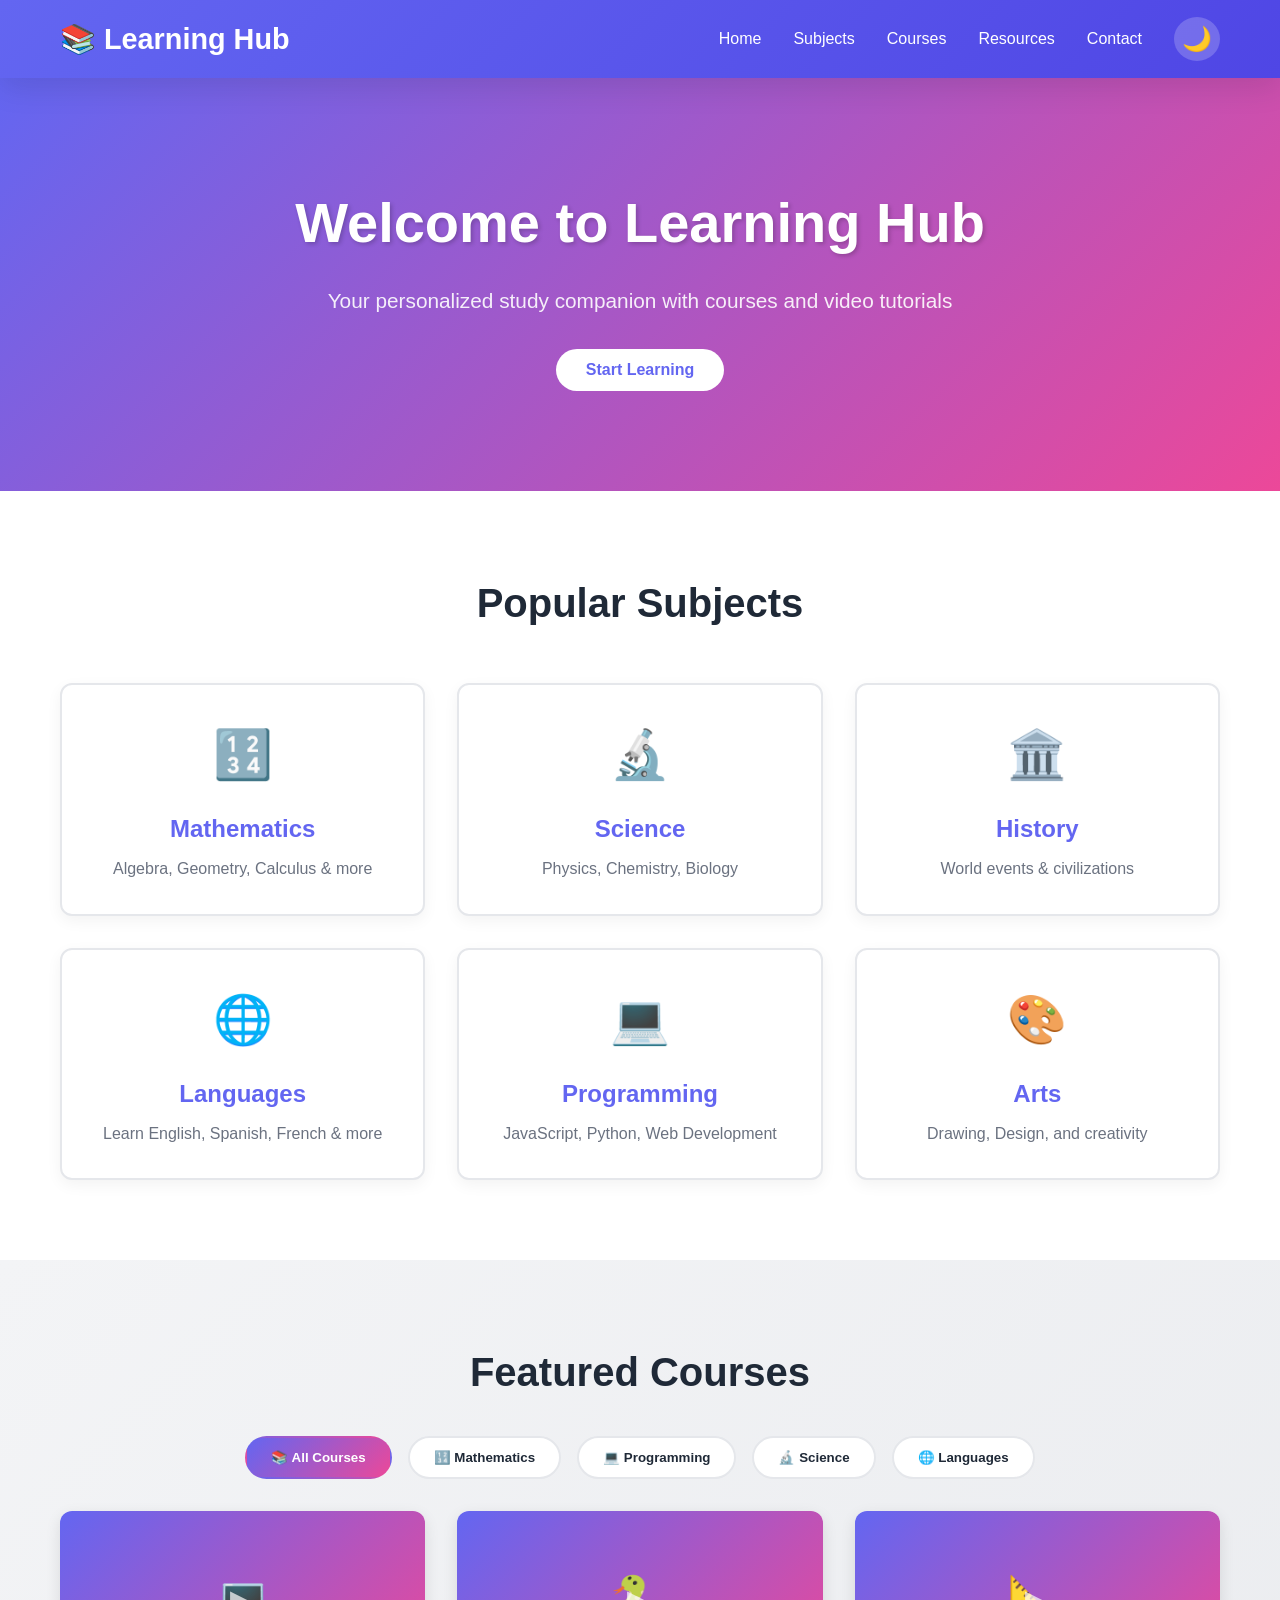
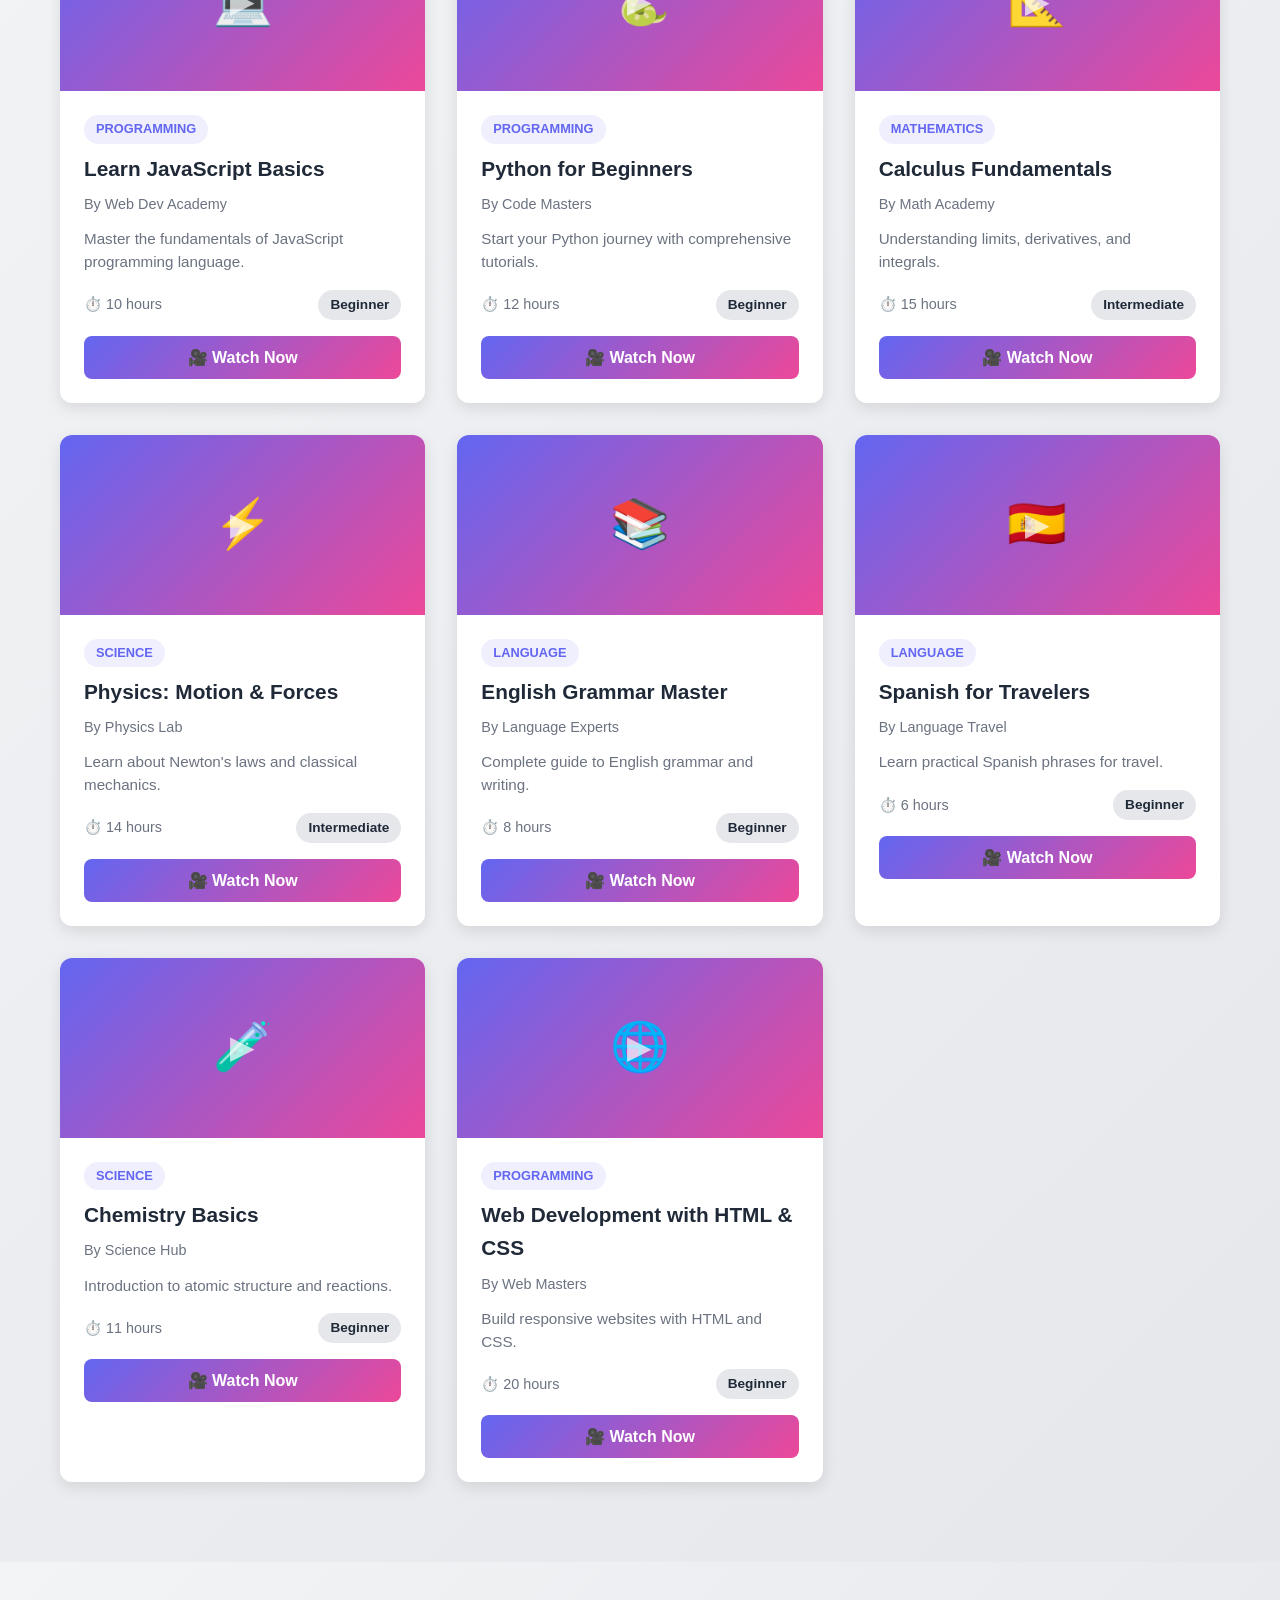
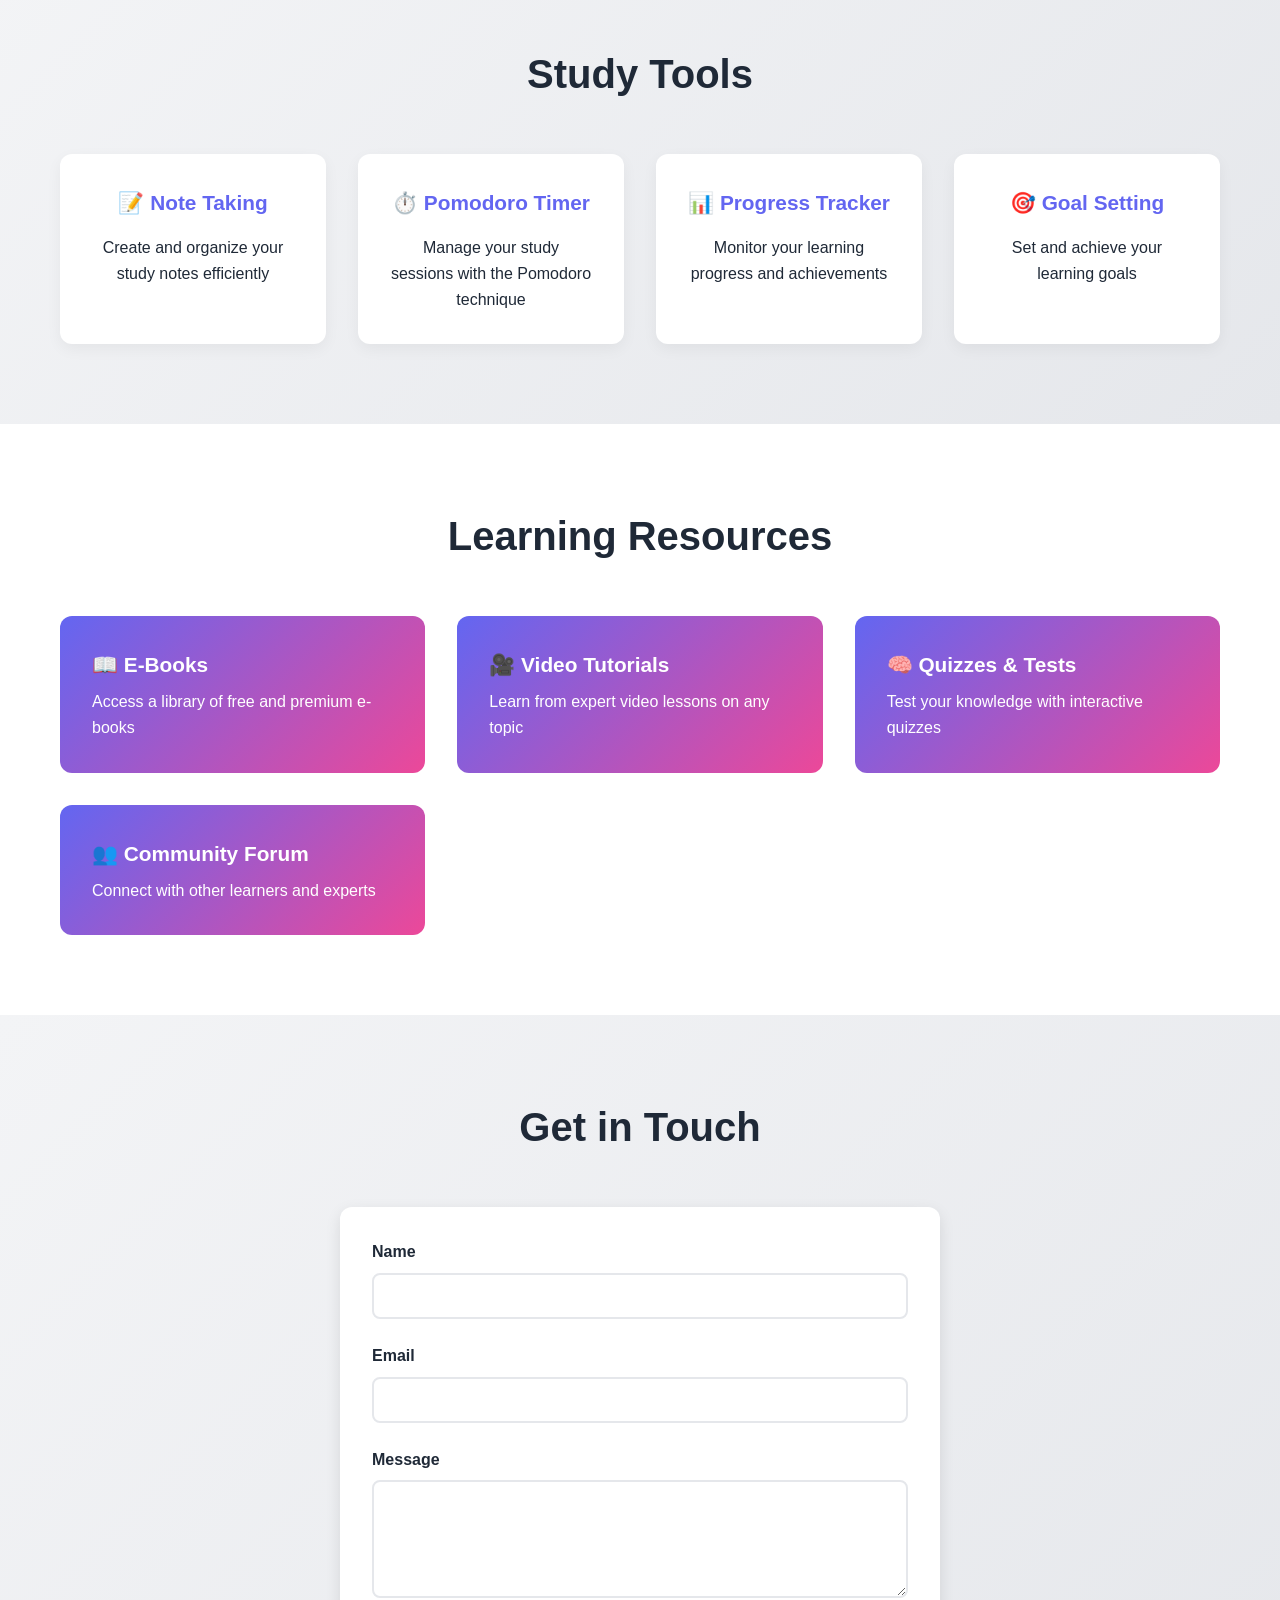
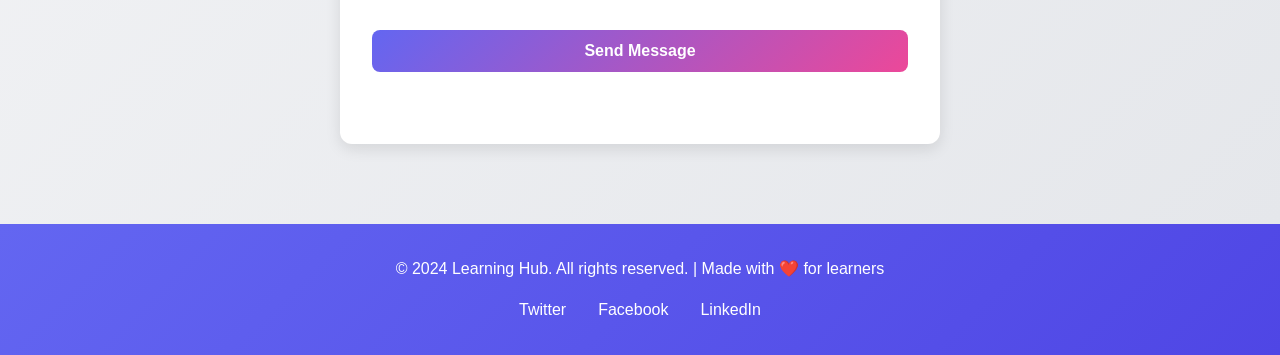
<file: index.html>
<!DOCTYPE html>
<html lang="en">
<head>
    <meta charset="UTF-8">
    <meta name="viewport" content="width=device-width, initial-scale=1.0">
    <title>Learning Hub - Study Website with Courses</title>
    <link rel="stylesheet" href="styles.css">
</head>
<body>
    <!-- Navigation -->
    <nav class="navbar">
        <div class="container">
            <div class="nav-brand">
                <h1>📚 Learning Hub</h1>
            </div>
            <ul class="nav-menu">
                <li><a href="#home">Home</a></li>
                <li><a href="#subjects">Subjects</a></li>
                <li><a href="#courses">Courses</a></li>
                <li><a href="#resources">Resources</a></li>
                <li><a href="#contact">Contact</a></li>
                <li><button id="theme-toggle" class="theme-btn">🌙</button></li>
            </ul>
            <div class="hamburger">
                <span></span>
                <span></span>
                <span></span>
            </div>
        </div>
    </nav>

    <!-- Hero Section -->
    <header id="home" class="hero">
        <div class="container">
            <div class="hero-content">
                <h2>Welcome to Learning Hub</h2>
                <p>Your personalized study companion with courses and video tutorials</p>
                <button class="cta-btn">Start Learning</button>
            </div>
        </div>
    </header>

    <!-- Subjects Section -->
    <section id="subjects" class="subjects">
        <div class="container">
            <h2>Popular Subjects</h2>
            <div class="subjects-grid">
                <div class="subject-card" data-subject="mathematics">
                    <div class="card-icon">🔢</div>
                    <h3>Mathematics</h3>
                    <p>Algebra, Geometry, Calculus & more</p>
                </div>
                <div class="subject-card" data-subject="science">
                    <div class="card-icon">🔬</div>
                    <h3>Science</h3>
                    <p>Physics, Chemistry, Biology</p>
                </div>
                <div class="subject-card" data-subject="history">
                    <div class="card-icon">🏛️</div>
                    <h3>History</h3>
                    <p>World events & civilizations</p>
                </div>
                <div class="subject-card" data-subject="language">
                    <div class="card-icon">🌐</div>
                    <h3>Languages</h3>
                    <p>Learn English, Spanish, French & more</p>
                </div>
                <div class="subject-card" data-subject="programming">
                    <div class="card-icon">💻</div>
                    <h3>Programming</h3>
                    <p>JavaScript, Python, Web Development</p>
                </div>
                <div class="subject-card" data-subject="art">
                    <div class="card-icon">🎨</div>
                    <h3>Arts</h3>
                    <p>Drawing, Design, and creativity</p>
                </div>
            </div>
        </div>
    </section>

    <!-- Study Courses Section -->
    <section id="courses" class="courses">
        <div class="container">
            <h2>Featured Courses</h2>
            <div class="course-filter">
                <button class="filter-btn active" data-category="all">📚 All Courses</button>
                <button class="filter-btn" data-category="mathematics">🔢 Mathematics</button>
                <button class="filter-btn" data-category="programming">💻 Programming</button>
                <button class="filter-btn" data-category="science">🔬 Science</button>
                <button class="filter-btn" data-category="language">🌐 Languages</button>
            </div>
            <div class="courses-grid" id="courses-grid">
                <!-- Courses will be loaded here by JavaScript -->
            </div>
        </div>
    </section>

    <!-- Video Modal -->
    <div id="video-modal" class="video-modal hidden">
        <div class="modal-content">
            <button class="modal-close">&times;</button>
            <div class="modal-header">
                <h3 id="video-title"></h3>
            </div>
            <div class="video-container">
                <iframe id="video-frame" width="100%" height="500" frameborder="0" allowfullscreen></iframe>
            </div>
            <div class="video-info">
                <p id="video-description"></p>
            </div>
        </div>
    </div>

    <!-- Study Tools Section -->
    <section class="study-tools">
        <div class="container">
            <h2>Study Tools</h2>
            <div class="tools-grid">
                <div class="tool-card">
                    <h3>📝 Note Taking</h3>
                    <p>Create and organize your study notes efficiently</p>
                </div>
                <div class="tool-card">
                    <h3>⏱️ Pomodoro Timer</h3>
                    <p>Manage your study sessions with the Pomodoro technique</p>
                </div>
                <div class="tool-card">
                    <h3>📊 Progress Tracker</h3>
                    <p>Monitor your learning progress and achievements</p>
                </div>
                <div class="tool-card">
                    <h3>🎯 Goal Setting</h3>
                    <p>Set and achieve your learning goals</p>
                </div>
            </div>
        </div>
    </section>

    <!-- Resources Section -->
    <section id="resources" class="resources">
        <div class="container">
            <h2>Learning Resources</h2>
            <div class="resources-list">
                <div class="resource-item">
                    <h3>📖 E-Books</h3>
                    <p>Access a library of free and premium e-books</p>
                </div>
                <div class="resource-item">
                    <h3>🎥 Video Tutorials</h3>
                    <p>Learn from expert video lessons on any topic</p>
                </div>
                <div class="resource-item">
                    <h3>🧠 Quizzes & Tests</h3>
                    <p>Test your knowledge with interactive quizzes</p>
                </div>
                <div class="resource-item">
                    <h3>👥 Community Forum</h3>
                    <p>Connect with other learners and experts</p>
                </div>
            </div>
        </div>
    </section>

    <!-- Contact Section -->
    <section id="contact" class="contact">
        <div class="container">
            <h2>Get in Touch</h2>
            <form id="contact-form" class="contact-form">
                <div class="form-group">
                    <label for="name">Name</label>
                    <input type="text" id="name" name="name" required>
                </div>
                <div class="form-group">
                    <label for="email">Email</label>
                    <input type="email" id="email" name="email" required>
                </div>
                <div class="form-group">
                    <label for="message">Message</label>
                    <textarea id="message" name="message" rows="5" required></textarea>
                </div>
                <button type="submit" class="submit-btn">Send Message</button>
                <div id="form-message" class="form-message"></div>
            </form>
        </div>
    </section>

    <!-- Footer -->
    <footer class="footer">
        <div class="container">
            <p>&copy; 2024 Learning Hub. All rights reserved. | Made with ❤️ for learners</p>
            <div class="social-links">
                <a href="#" class="social-icon">Twitter</a>
                <a href="#" class="social-icon">Facebook</a>
                <a href="#" class="social-icon">LinkedIn</a>
            </div>
        </div>
    </footer>

    <script src="script.js"></script>
</body>
</html>
</file>
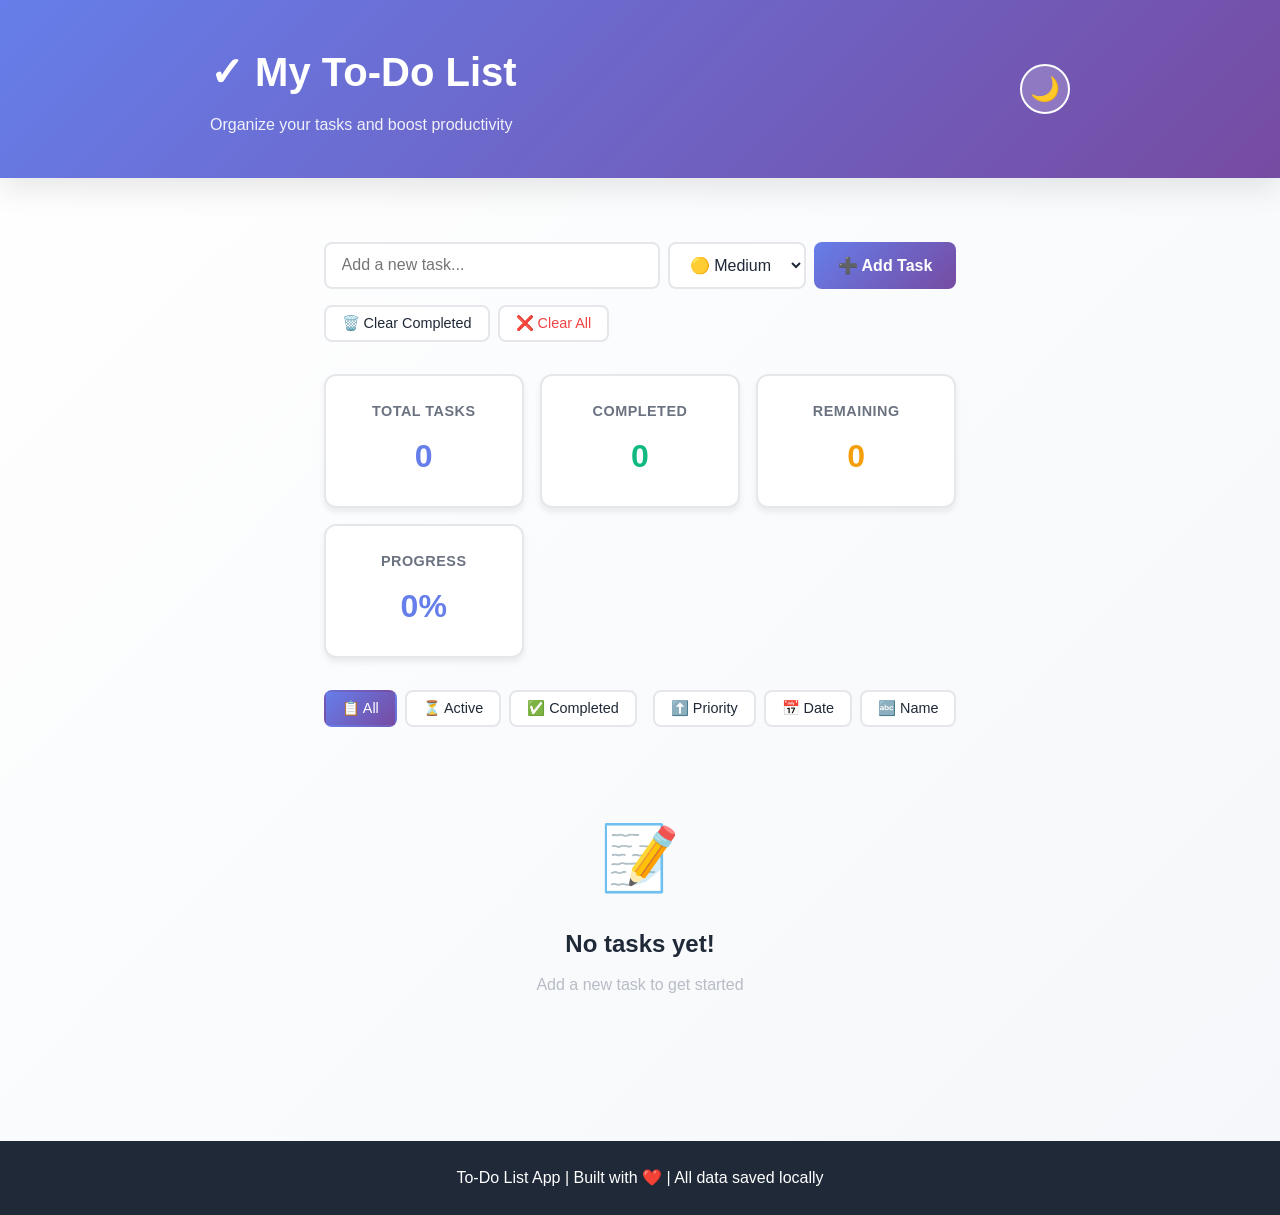
<file: todo-app/index.html>
<!DOCTYPE html>
<html lang="en">
<head>
    <meta charset="UTF-8">
    <meta name="viewport" content="width=device-width, initial-scale=1.0">
    <title>To-Do List App</title>
    <link rel="stylesheet" href="styles.css">
</head>
<body>
    <!-- Header -->
    <header class="header">
        <div class="container">
            <div class="header-content">
                <h1>✓ My To-Do List</h1>
                <p>Organize your tasks and boost productivity</p>
            </div>
            <div class="header-controls">
                <button id="theme-btn" class="theme-btn" title="Toggle theme">🌙</button>
            </div>
        </div>
    </header>

    <!-- Main Container -->
    <main class="container main-content">
        <!-- Input Section -->
        <section class="input-section">
            <div class="input-box">
                <input 
                    type="text" 
                    id="task-input" 
                    class="task-input" 
                    placeholder="Add a new task..."
                    autocomplete="off"
                >
                <select id="priority-select" class="priority-select">
                    <option value="low">🟢 Low</option>
                    <option value="medium" selected>🟡 Medium</option>
                    <option value="high">🔴 High</option>
                </select>
                <button id="add-btn" class="add-btn">➕ Add Task</button>
            </div>
            <div class="quick-actions">
                <button id="clear-completed-btn" class="action-btn clear-btn" title="Clear completed tasks">🗑️ Clear Completed</button>
                <button id="clear-all-btn" class="action-btn delete-btn" title="Delete all tasks">❌ Clear All</button>
            </div>
        </section>

        <!-- Stats Section -->
        <section class="stats-section">
            <div class="stat-card">
                <span class="stat-label">Total Tasks</span>
                <span class="stat-value" id="total-tasks">0</span>
            </div>
            <div class="stat-card">
                <span class="stat-label">Completed</span>
                <span class="stat-value completed" id="completed-tasks">0</span>
            </div>
            <div class="stat-card">
                <span class="stat-label">Remaining</span>
                <span class="stat-value remaining" id="remaining-tasks">0</span>
            </div>
            <div class="stat-card">
                <span class="stat-label">Progress</span>
                <span class="stat-value" id="progress-percent">0%</span>
            </div>
        </section>

        <!-- Filter & Sort Section -->
        <section class="filter-section">
            <div class="filter-buttons">
                <button class="filter-btn active" data-filter="all">📋 All</button>
                <button class="filter-btn" data-filter="active">⏳ Active</button>
                <button class="filter-btn" data-filter="completed">✅ Completed</button>
            </div>
            <div class="sort-buttons">
                <button id="sort-priority-btn" class="sort-btn" title="Sort by priority">⬆️ Priority</button>
                <button id="sort-date-btn" class="sort-btn" title="Sort by date">📅 Date</button>
                <button id="sort-name-btn" class="sort-btn" title="Sort by name">🔤 Name</button>
            </div>
        </section>

        <!-- Tasks List Section -->
        <section class="tasks-section">
            <div id="tasks-list" class="tasks-list"></div>
            <div id="empty-state" class="empty-state hidden">
                <p class="empty-icon">📝</p>
                <p class="empty-text">No tasks yet!</p>
                <p class="empty-subtext">Add a new task to get started</p>
            </div>
        </section>
    </main>

    <!-- Footer -->
    <footer class="footer">
        <p>To-Do List App | Built with ❤️ | All data saved locally</p>
    </footer>

    <!-- Notification -->
    <div id="notification" class="notification hidden"></div>

    <script src="script.js"></script>
</body>
</html>
</file>
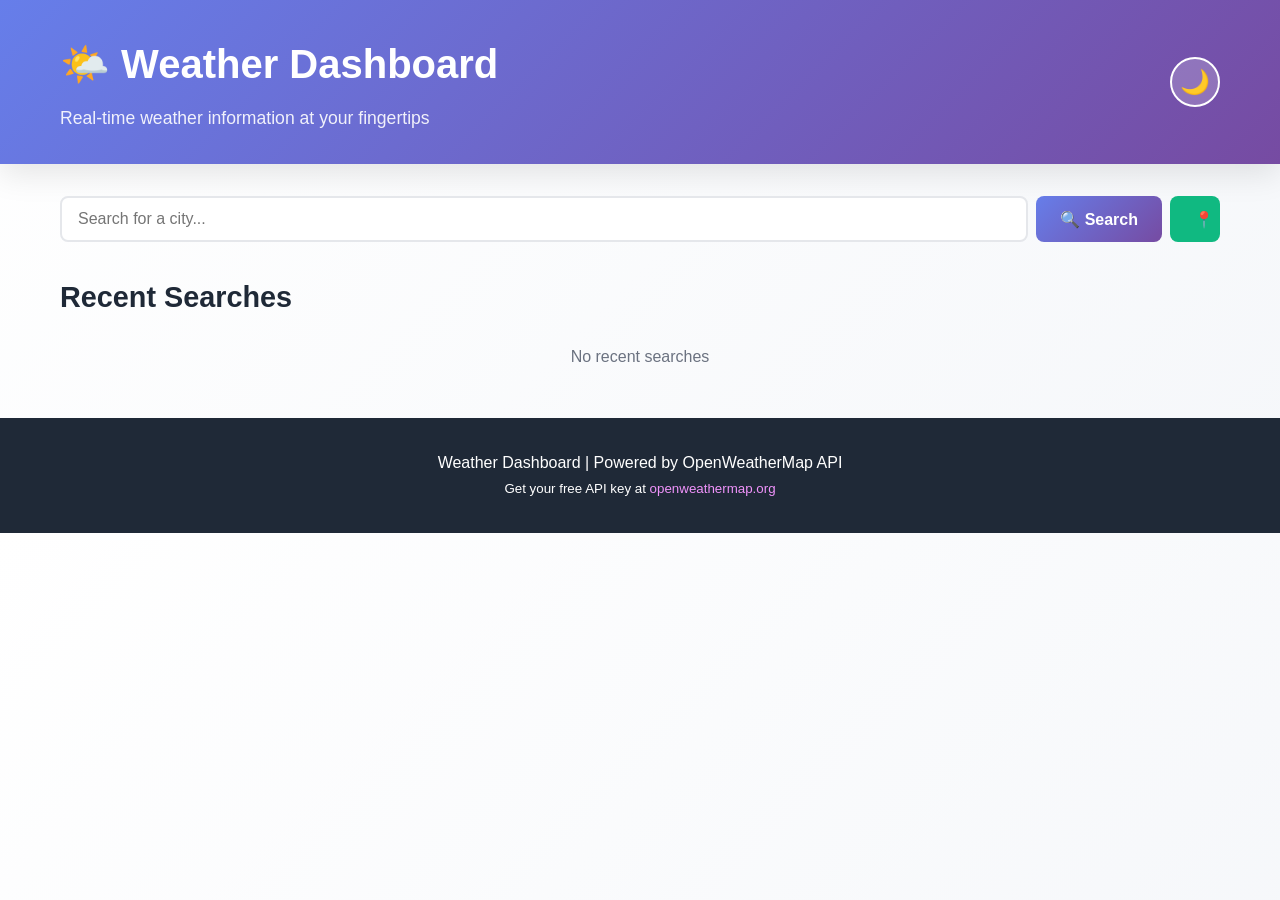
<file: weather-dashboard/index.html>
<!DOCTYPE html>
<html lang="en">
<head>
    <meta charset="UTF-8">
    <meta name="viewport" content="width=device-width, initial-scale=1.0">
    <title>Weather Dashboard</title>
    <link rel="stylesheet" href="styles.css">
</head>
<body>
    <!-- Header -->
    <header class="header">
        <div class="container">
            <div class="header-content">
                <h1>🌤️ Weather Dashboard</h1>
                <p>Real-time weather information at your fingertips</p>
            </div>
            <div class="theme-toggle">
                <button id="theme-btn" class="theme-btn">🌙</button>
            </div>
        </div>
    </header>

    <!-- Main Container -->
    <main class="container">
        <!-- Search Section -->
        <section class="search-section">
            <div class="search-box">
                <input 
                    type="text" 
                    id="city-input" 
                    class="search-input" 
                    placeholder="Search for a city..."
                    autocomplete="off"
                >
                <button id="search-btn" class="search-btn">🔍 Search</button>
                <button id="location-btn" class="location-btn" title="Use current location">📍</button>
            </div>
            <div id="suggestions" class="suggestions"></div>
        </section>

        <!-- Loading Indicator -->
        <div id="loading" class="loading hidden">
            <div class="spinner"></div>
            <p>Loading weather data...</p>
        </div>

        <!-- Error Message -->
        <div id="error" class="error hidden"></div>

        <!-- Current Weather Section -->
        <section id="current-weather" class="current-weather hidden">
            <div class="current-card">
                <div class="current-left">
                    <div class="city-info">
                        <h2 id="city-name"></h2>
                        <p id="weather-description"></p>
                        <p id="updated-time" class="updated-time"></p>
                    </div>
                    <div class="temperature-display">
                        <div id="temp" class="temp"></div>
                        <div class="weather-icon" id="weather-icon"></div>
                    </div>
                </div>
                <div class="current-right">
                    <div class="weather-detail">
                        <span class="label">💧 Humidity</span>
                        <span id="humidity" class="value"></span>
                    </div>
                    <div class="weather-detail">
                        <span class="label">💨 Wind Speed</span>
                        <span id="wind-speed" class="value"></span>
                    </div>
                    <div class="weather-detail">
                        <span class="label">🌡️ Feels Like</span>
                        <span id="feels-like" class="value"></span>
                    </div>
                    <div class="weather-detail">
                        <span class="label">🎯 Pressure</span>
                        <span id="pressure" class="value"></span>
                    </div>
                    <div class="weather-detail">
                        <span class="label">👁️ Visibility</span>
                        <span id="visibility" class="value"></span>
                    </div>
                    <div class="weather-detail">
                        <span class="label">☀️ UV Index</span>
                        <span id="uv-index" class="value"></span>
                    </div>
                </div>
            </div>
        </section>

        <!-- Forecast Section -->
        <section id="forecast-section" class="forecast-section hidden">
            <h3>5-Day Forecast</h3>
            <div id="forecast" class="forecast-grid"></div>
        </section>

        <!-- Additional Details -->
        <section id="additional-details" class="additional-details hidden">
            <h3>Additional Information</h3>
            <div class="details-grid">
                <div class="detail-card">
                    <h4>🌅 Sunrise & Sunset</h4>
                    <p id="sunrise-time"></p>
                    <p id="sunset-time"></p>
                </div>
                <div class="detail-card">
                    <h4>💧 Precipitation</h4>
                    <p id="rain-chance"></p>
                    <p id="rain-volume"></p>
                </div>
                <div class="detail-card">
                    <h4>🌍 Location Coordinates</h4>
                    <p id="coordinates"></p>
                    <p id="country"></p>
                </div>
                <div class="detail-card">
                    <h4>⏰ Timezone</h4>
                    <p id="timezone"></p>
                </div>
            </div>
        </section>

        <!-- Recent Searches -->
        <section class="recent-searches">
            <h3>Recent Searches</h3>
            <div id="recent-list" class="recent-list"></div>
        </section>
    </main>

    <!-- Footer -->
    <footer class="footer">
        <p>Weather Dashboard | Powered by OpenWeatherMap API</p>
        <p><small>Get your free API key at <a href="https://openweathermap.org/api" target="_blank">openweathermap.org</a></small></p>
    </footer>

    <script src="script.js"></script>
</body>
</html>
</file>
<file: styles.css>
/* ==================== CSS Variables & Global Styles ==================== */
:root {
    --primary-color: #6366f1;
    --primary-dark: #4f46e5;
    --secondary-color: #ec4899;
    --text-light: #f3f4f6;
    --text-dark: #1f2937;
    --bg-light: #ffffff;
    --bg-dark: #111827;
    --border-color: #e5e7eb;
    --shadow: 0 10px 30px rgba(0, 0, 0, 0.1);
}

body.dark-mode {
    --text-light: #1f2937;
    --text-dark: #f3f4f6;
    --bg-light: #1f2937;
    --bg-dark: #111827;
    --border-color: #374151;
}

* {
    margin: 0;
    padding: 0;
    box-sizing: border-box;
}

html {
    scroll-behavior: smooth;
}

body {
    font-family: 'Segoe UI', Tahoma, Geneva, Verdana, sans-serif;
    background-color: var(--bg-light);
    color: var(--text-dark);
    line-height: 1.6;
    transition: background-color 0.3s, color 0.3s;
}

/* ==================== Container ==================== */
.container {
    max-width: 1200px;
    margin: 0 auto;
    padding: 0 20px;
}

/* ==================== Navigation ==================== */
.navbar {
    background: linear-gradient(135deg, var(--primary-color), var(--primary-dark));
    color: white;
    padding: 1rem 0;
    position: sticky;
    top: 0;
    z-index: 1000;
    box-shadow: var(--shadow);
}

.navbar .container {
    display: flex;
    justify-content: space-between;
    align-items: center;
}

.nav-brand h1 {
    font-size: 1.8rem;
    font-weight: 700;
}

.nav-menu {
    display: flex;
    list-style: none;
    gap: 2rem;
    align-items: center;
}

.nav-menu a {
    color: white;
    text-decoration: none;
    font-weight: 500;
    transition: opacity 0.3s;
}

.nav-menu a:hover {
    opacity: 0.8;
}

.theme-btn {
    background: rgba(255, 255, 255, 0.2);
    border: none;
    color: white;
    font-size: 1.5rem;
    cursor: pointer;
    padding: 0.5rem;
    border-radius: 50%;
    transition: background 0.3s;
}

.theme-btn:hover {
    background: rgba(255, 255, 255, 0.3);
}

.hamburger {
    display: none;
    flex-direction: column;
    cursor: pointer;
}

.hamburger span {
    width: 25px;
    height: 3px;
    background: white;
    margin: 5px 0;
    transition: 0.3s;
}

/* ==================== Hero Section ==================== */
.hero {
    background: linear-gradient(135deg, var(--primary-color), var(--secondary-color));
    color: white;
    padding: 100px 0;
    text-align: center;
}

.hero-content h2 {
    font-size: 3.5rem;
    margin-bottom: 1rem;
    text-shadow: 2px 2px 4px rgba(0, 0, 0, 0.2);
}

.hero-content p {
    font-size: 1.3rem;
    margin-bottom: 2rem;
    opacity: 0.9;
}

.cta-btn {
    background: white;
    color: var(--primary-color);
    border: none;
    padding: 12px 30px;
    font-size: 1rem;
    font-weight: 600;
    border-radius: 50px;
    cursor: pointer;
    transition: transform 0.3s, box-shadow 0.3s;
}

.cta-btn:hover {
    transform: translateY(-3px);
    box-shadow: 0 10px 25px rgba(0, 0, 0, 0.2);
}

/* ==================== Subjects Section ==================== */
.subjects {
    padding: 80px 0;
    background: var(--bg-light);
}

.subjects h2 {
    text-align: center;
    font-size: 2.5rem;
    margin-bottom: 3rem;
    color: var(--text-dark);
}

.subjects-grid {
    display: grid;
    grid-template-columns: repeat(auto-fit, minmax(300px, 1fr));
    gap: 2rem;
}

.subject-card {
    background: white;
    border: 2px solid var(--border-color);
    border-radius: 12px;
    padding: 2rem;
    text-align: center;
    transition: all 0.3s;
    cursor: pointer;
    box-shadow: 0 5px 15px rgba(0, 0, 0, 0.05);
}

body.dark-mode .subject-card {
    background: #1f2937;
}

.subject-card:hover {
    transform: translateY(-10px);
    box-shadow: var(--shadow);
    border-color: var(--primary-color);
}

.card-icon {
    font-size: 3rem;
    margin-bottom: 1rem;
}

.subject-card h3 {
    font-size: 1.5rem;
    margin-bottom: 0.5rem;
    color: var(--primary-color);
}

.subject-card p {
    color: #6b7280;
}

/* ==================== Courses Section ==================== */
.courses {
    padding: 80px 0;
    background: linear-gradient(135deg, #f3f4f6, #e5e7eb);
}

body.dark-mode .courses {
    background: linear-gradient(135deg, #1f2937, #111827);
}

.courses h2 {
    text-align: center;
    font-size: 2.5rem;
    margin-bottom: 2rem;
    color: var(--text-dark);
}

.course-filter {
    display: flex;
    justify-content: center;
    gap: 1rem;
    margin-bottom: 2rem;
    flex-wrap: wrap;
}

.filter-btn {
    padding: 0.75rem 1.5rem;
    border: 2px solid var(--border-color);
    background: var(--bg-light);
    color: var(--text-dark);
    border-radius: 50px;
    cursor: pointer;
    font-weight: 600;
    transition: all 0.3s;
}

body.dark-mode .filter-btn {
    background: #1f2937;
}

.filter-btn:hover {
    border-color: var(--primary-color);
    background: rgba(99, 102, 241, 0.1);
}

.filter-btn.active {
    background: linear-gradient(135deg, var(--primary-color), var(--secondary-color));
    color: white;
    border-color: transparent;
}

.courses-grid {
    display: grid;
    grid-template-columns: repeat(auto-fill, minmax(280px, 1fr));
    gap: 2rem;
}

.course-card {
    background: white;
    border-radius: 12px;
    overflow: hidden;
    box-shadow: 0 5px 15px rgba(0, 0, 0, 0.1);
    transition: all 0.3s;
    cursor: pointer;
}

body.dark-mode .course-card {
    background: #1f2937;
}

.course-card:hover {
    transform: translateY(-10px);
    box-shadow: var(--shadow);
}

.course-thumbnail {
    width: 100%;
    height: 180px;
    background: linear-gradient(135deg, var(--primary-color), var(--secondary-color));
    display: flex;
    align-items: center;
    justify-content: center;
    font-size: 3rem;
    position: relative;
    overflow: hidden;
}

.course-thumbnail::after {
    content: '▶';
    position: absolute;
    font-size: 2rem;
    color: white;
    opacity: 0.7;
}

.course-content {
    padding: 1.5rem;
}

.course-category {
    display: inline-block;
    background: rgba(99, 102, 241, 0.1);
    color: var(--primary-color);
    padding: 0.25rem 0.75rem;
    border-radius: 20px;
    font-size: 0.8rem;
    font-weight: 600;
    margin-bottom: 0.5rem;
}

.course-title {
    font-size: 1.3rem;
    margin-bottom: 0.5rem;
    color: var(--text-dark);
}

.course-instructor {
    font-size: 0.9rem;
    color: #6b7280;
    margin-bottom: 0.75rem;
}

.course-description {
    font-size: 0.95rem;
    color: #6b7280;
    margin-bottom: 1rem;
    line-height: 1.5;
}

.course-meta {
    display: flex;
    gap: 1rem;
    justify-content: space-between;
    align-items: center;
    margin-bottom: 1rem;
}

.course-duration {
    font-size: 0.9rem;
    color: #6b7280;
}

.course-level {
    display: inline-block;
    background: var(--border-color);
    padding: 0.25rem 0.75rem;
    border-radius: 20px;
    font-size: 0.85rem;
    font-weight: 600;
}

.course-button {
    width: 100%;
    padding: 0.75rem;
    background: linear-gradient(135deg, var(--primary-color), var(--secondary-color));
    color: white;
    border: none;
    border-radius: 8px;
    font-size: 1rem;
    font-weight: 600;
    cursor: pointer;
    transition: all 0.3s;
}

.course-button:hover {
    transform: translateY(-2px);
    box-shadow: var(--shadow);
}

/* ==================== Video Modal ==================== */
.video-modal {
    position: fixed;
    top: 0;
    left: 0;
    right: 0;
    bottom: 0;
    background: rgba(0, 0, 0, 0.8);
    display: flex;
    align-items: center;
    justify-content: center;
    z-index: 2000;
    backdrop-filter: blur(5px);
}

.video-modal.hidden {
    display: none;
}

.modal-content {
    background: var(--bg-light);
    border-radius: 12px;
    width: 90%;
    max-width: 900px;
    max-height: 90vh;
    overflow-y: auto;
    position: relative;
}

body.dark-mode .modal-content {
    background: #1f2937;
}

.modal-close {
    position: absolute;
    top: 1rem;
    right: 1rem;
    background: rgba(239, 68, 68, 0.2);
    border: none;
    color: #ef4444;
    font-size: 2rem;
    cursor: pointer;
    width: 40px;
    height: 40px;
    border-radius: 50%;
    transition: all 0.3s;
    z-index: 10;
}

.modal-close:hover {
    background: rgba(239, 68, 68, 0.3);
}

.modal-header {
    padding: 2rem;
    border-bottom: 2px solid var(--border-color);
}

.modal-header h3 {
    font-size: 1.8rem;
    color: var(--text-dark);
}

.video-container {
    padding: 2rem;
    background: #000;
    border-radius: 8px;
    margin: 2rem;
}

.video-info {
    padding: 2rem;
    color: var(--text-dark);
}

/* ==================== Study Tools Section ==================== */
.study-tools {
    padding: 80px 0;
    background: linear-gradient(135deg, #f3f4f6, #e5e7eb);
}

body.dark-mode .study-tools {
    background: linear-gradient(135deg, #1f2937, #111827);
}

.study-tools h2 {
    text-align: center;
    font-size: 2.5rem;
    margin-bottom: 3rem;
    color: var(--text-dark);
}

.tools-grid {
    display: grid;
    grid-template-columns: repeat(auto-fit, minmax(250px, 1fr));
    gap: 2rem;
}

.tool-card {
    background: white;
    padding: 2rem;
    border-radius: 12px;
    text-align: center;
    box-shadow: 0 5px 15px rgba(0, 0, 0, 0.05);
    transition: all 0.3s;
}

body.dark-mode .tool-card {
    background: #1f2937;
}

.tool-card:hover {
    transform: scale(1.05);
    box-shadow: var(--shadow);
}

.tool-card h3 {
    color: var(--primary-color);
    margin-bottom: 1rem;
    font-size: 1.3rem;
}

/* ==================== Resources Section ==================== */
.resources {
    padding: 80px 0;
    background: var(--bg-light);
}

.resources h2 {
    text-align: center;
    font-size: 2.5rem;
    margin-bottom: 3rem;
    color: var(--text-dark);
}

.resources-list {
    display: grid;
    grid-template-columns: repeat(auto-fit, minmax(280px, 1fr));
    gap: 2rem;
}

.resource-item {
    background: linear-gradient(135deg, var(--primary-color), var(--secondary-color));
    color: white;
    padding: 2rem;
    border-radius: 12px;
    transition: all 0.3s;
    cursor: pointer;
}

.resource-item:hover {
    transform: translateY(-5px);
    box-shadow: var(--shadow);
}

.resource-item h3 {
    font-size: 1.3rem;
    margin-bottom: 0.5rem;
}

/* ==================== Contact Section ==================== */
.contact {
    padding: 80px 0;
    background: linear-gradient(135deg, #f3f4f6, #e5e7eb);
}

body.dark-mode .contact {
    background: linear-gradient(135deg, #1f2937, #111827);
}

.contact h2 {
    text-align: center;
    font-size: 2.5rem;
    margin-bottom: 3rem;
    color: var(--text-dark);
}

.contact-form {
    max-width: 600px;
    margin: 0 auto;
    background: white;
    padding: 2rem;
    border-radius: 12px;
    box-shadow: 0 5px 15px rgba(0, 0, 0, 0.1);
}

body.dark-mode .contact-form {
    background: #1f2937;
}

.form-group {
    margin-bottom: 1.5rem;
}

.form-group label {
    display: block;
    margin-bottom: 0.5rem;
    font-weight: 600;
    color: var(--text-dark);
}

.form-group input,
.form-group textarea {
    width: 100%;
    padding: 0.75rem;
    border: 2px solid var(--border-color);
    border-radius: 8px;
    font-size: 1rem;
    background: var(--bg-light);
    color: var(--text-dark);
    transition: border-color 0.3s;
    font-family: inherit;
}

.form-group input:focus,
.form-group textarea:focus {
    outline: none;
    border-color: var(--primary-color);
}

.submit-btn {
    width: 100%;
    padding: 0.75rem;
    background: linear-gradient(135deg, var(--primary-color), var(--secondary-color));
    color: white;
    border: none;
    border-radius: 8px;
    font-size: 1rem;
    font-weight: 600;
    cursor: pointer;
    transition: all 0.3s;
}

.submit-btn:hover {
    transform: translateY(-2px);
    box-shadow: var(--shadow);
}

.form-message {
    margin-top: 1rem;
    text-align: center;
    font-weight: 600;
    min-height: 1.5rem;
}

.form-message.success {
    color: #10b981;
}

.form-message.error {
    color: #ef4444;
}

/* ==================== Footer ==================== */
.footer {
    background: linear-gradient(135deg, var(--primary-color), var(--primary-dark));
    color: white;
    padding: 2rem 0;
    text-align: center;
}

.social-links {
    margin-top: 1rem;
    display: flex;
    justify-content: center;
    gap: 2rem;
}

.social-icon {
    color: white;
    text-decoration: none;
    transition: opacity 0.3s;
}

.social-icon:hover {
    opacity: 0.8;
}

.hidden {
    display: none !important;
}

/* ==================== Animations ==================== */
@keyframes slideIn {
    from {
        opacity: 0;
        transform: translateY(10px);
    }
    to {
        opacity: 1;
        transform: translateY(0);
    }
}

/* ==================== Responsive Design ==================== */
@media (max-width: 768px) {
    .hamburger {
        display: flex;
    }

    .nav-menu {
        position: fixed;
        left: -100%;
        top: 70px;
        flex-direction: column;
        background: linear-gradient(135deg, var(--primary-color), var(--primary-dark));
        width: 100%;
        text-align: center;
        transition: 0.3s;
        gap: 0;
    }

    .nav-menu.active {
        left: 0;
    }

    .nav-menu li {
        padding: 1rem;
    }

    .hero-content h2 {
        font-size: 2.5rem;
    }

    .courses-grid {
        grid-template-columns: 1fr;
    }

    .course-filter {
        flex-direction: column;
    }

    .filter-btn {
        width: 100%;
    }

    .modal-content {
        width: 95%;
        max-height: 95vh;
    }

    .video-container {
        padding: 1rem;
        margin: 1rem;
    }
}

@media (max-width: 480px) {
    .hero-content h2 {
        font-size: 2rem;
    }

    .nav-brand h1 {
        font-size: 1.3rem;
    }

    .subjects h2,
    .courses h2,
    .study-tools h2,
    .resources h2,
    .contact h2 {
        font-size: 1.8rem;
    }
}
</file>
<file: todo-app/styles.css>
/* ==================== CSS Variables & Global Styles ==================== */
:root {
    --primary-color: #667eea;
    --primary-dark: #5568d3;
    --secondary-color: #764ba2;
    --accent-color: #f093fb;
    --success-color: #10b981;
    --warning-color: #f59e0b;
    --danger-color: #ef4444;
    --high-priority: #ef4444;
    --medium-priority: #f59e0b;
    --low-priority: #10b981;
    --text-dark: #1f2937;
    --text-light: #f3f4f6;
    --bg-light: #ffffff;
    --bg-light-alt: #f9fafb;
    --bg-dark: #0f172a;
    --bg-dark-alt: #1e293b;
    --border-color: #e5e7eb;
    --shadow: 0 10px 30px rgba(0, 0, 0, 0.1);
    --shadow-sm: 0 4px 6px rgba(0, 0, 0, 0.07);
}

body.dark-mode {
    --text-light: #1f2937;
    --text-dark: #f3f4f6;
    --bg-light: #1e293b;
    --bg-light-alt: #334155;
    --border-color: #475569;
}

* {
    margin: 0;
    padding: 0;
    box-sizing: border-box;
}

html {
    scroll-behavior: smooth;
}

body {
    font-family: 'Segoe UI', Tahoma, Geneva, Verdana, sans-serif;
    background: linear-gradient(135deg, var(--bg-light), #f5f7fa);
    color: var(--text-dark);
    line-height: 1.6;
    transition: background 0.3s, color 0.3s;
    min-height: 100vh;
    display: flex;
    flex-direction: column;
}

body.dark-mode {
    background: linear-gradient(135deg, var(--bg-dark), var(--bg-dark-alt));
}

.container {
    max-width: 900px;
    margin: 0 auto;
    padding: 0 20px;
}

/* ==================== Header ==================== */
.header {
    background: linear-gradient(135deg, var(--primary-color), var(--secondary-color));
    color: white;
    padding: 2.5rem 0;
    box-shadow: var(--shadow);
    margin-bottom: 2rem;
}

.header .container {
    display: flex;
    justify-content: space-between;
    align-items: center;
}

.header-content h1 {
    font-size: 2.5rem;
    margin-bottom: 0.5rem;
    font-weight: 800;
}

.header-content p {
    font-size: 1rem;
    opacity: 0.9;
}

/* ==================== Theme Toggle ==================== */
.theme-btn {
    background: rgba(255, 255, 255, 0.2);
    border: 2px solid white;
    color: white;
    font-size: 1.5rem;
    cursor: pointer;
    padding: 0.5rem;
    border-radius: 50%;
    transition: all 0.3s;
    width: 50px;
    height: 50px;
    display: flex;
    align-items: center;
    justify-content: center;
}

.theme-btn:hover {
    background: rgba(255, 255, 255, 0.3);
    transform: scale(1.1);
}

/* ==================== Main Content ==================== */
.main-content {
    flex: 1;
    padding: 2rem 0;
}

/* ==================== Input Section ==================== */
.input-section {
    margin-bottom: 2rem;
}

.input-box {
    display: flex;
    gap: 0.5rem;
    margin-bottom: 1rem;
    flex-wrap: wrap;
}

.task-input {
    flex: 1;
    min-width: 200px;
    padding: 0.75rem 1rem;
    border: 2px solid var(--border-color);
    border-radius: 8px;
    font-size: 1rem;
    background: var(--bg-light);
    color: var(--text-dark);
    transition: all 0.3s;
}

.task-input:focus {
    outline: none;
    border-color: var(--primary-color);
    box-shadow: 0 0 0 3px rgba(102, 126, 234, 0.1);
}

.priority-select {
    padding: 0.75rem 1rem;
    border: 2px solid var(--border-color);
    border-radius: 8px;
    font-size: 1rem;
    background: var(--bg-light);
    color: var(--text-dark);
    cursor: pointer;
    transition: all 0.3s;
}

.priority-select:focus {
    outline: none;
    border-color: var(--primary-color);
}

.add-btn {
    padding: 0.75rem 1.5rem;
    background: linear-gradient(135deg, var(--primary-color), var(--secondary-color));
    color: white;
    border: none;
    border-radius: 8px;
    font-size: 1rem;
    font-weight: 600;
    cursor: pointer;
    transition: all 0.3s;
}

.add-btn:hover {
    transform: translateY(-2px);
    box-shadow: var(--shadow);
}

.add-btn:active {
    transform: translateY(0);
}

/* ==================== Quick Actions ==================== */
.quick-actions {
    display: flex;
    gap: 0.5rem;
    flex-wrap: wrap;
}

.action-btn {
    padding: 0.5rem 1rem;
    border: 2px solid var(--border-color);
    background: var(--bg-light);
    color: var(--text-dark);
    border-radius: 8px;
    font-size: 0.9rem;
    font-weight: 500;
    cursor: pointer;
    transition: all 0.3s;
}

.action-btn:hover {
    transform: translateY(-2px);
    box-shadow: var(--shadow-sm);
}

.clear-btn:hover {
    border-color: var(--warning-color);
    background: rgba(245, 158, 11, 0.1);
    color: var(--warning-color);
}

.delete-btn:hover {
    border-color: var(--danger-color);
    background: rgba(239, 68, 68, 0.1);
    color: var(--danger-color);
}

/* ==================== Stats Section ==================== */
.stats-section {
    display: grid;
    grid-template-columns: repeat(auto-fit, minmax(180px, 1fr));
    gap: 1rem;
    margin-bottom: 2rem;
}

.stat-card {
    background: var(--bg-light);
    padding: 1.5rem;
    border-radius: 12px;
    text-align: center;
    box-shadow: var(--shadow-sm);
    border: 2px solid var(--border-color);
    transition: all 0.3s;
}

.stat-card:hover {
    transform: translateY(-5px);
    box-shadow: var(--shadow);
    border-color: var(--primary-color);
}

.stat-label {
    display: block;
    font-size: 0.9rem;
    color: #6b7280;
    margin-bottom: 0.5rem;
    text-transform: uppercase;
    font-weight: 600;
    letter-spacing: 0.5px;
}

.stat-value {
    display: block;
    font-size: 2rem;
    font-weight: 800;
    color: var(--primary-color);
}

.stat-value.completed {
    color: var(--success-color);
}

.stat-value.remaining {
    color: var(--warning-color);
}

/* ==================== Filter Section ==================== */
.filter-section {
    display: flex;
    justify-content: space-between;
    align-items: center;
    gap: 1rem;
    margin-bottom: 2rem;
    flex-wrap: wrap;
}

.filter-buttons,
.sort-buttons {
    display: flex;
    gap: 0.5rem;
    flex-wrap: wrap;
}

.filter-btn,
.sort-btn {
    padding: 0.5rem 1rem;
    border: 2px solid var(--border-color);
    background: var(--bg-light);
    color: var(--text-dark);
    border-radius: 8px;
    font-size: 0.9rem;
    font-weight: 500;
    cursor: pointer;
    transition: all 0.3s;
}

.filter-btn:hover,
.sort-btn:hover {
    border-color: var(--primary-color);
    background: rgba(102, 126, 234, 0.1);
}

.filter-btn.active,
.sort-btn.active {
    background: linear-gradient(135deg, var(--primary-color), var(--secondary-color));
    color: white;
    border-color: transparent;
}

/* ==================== Tasks Section ==================== */
.tasks-section {
    margin-bottom: 2rem;
}

.tasks-list {
    display: flex;
    flex-direction: column;
    gap: 1rem;
}

.task-item {
    background: var(--bg-light);
    padding: 1.25rem;
    border-radius: 12px;
    display: flex;
    align-items: center;
    gap: 1rem;
    box-shadow: var(--shadow-sm);
    border: 2px solid var(--border-color);
    transition: all 0.3s;
    animation: slideIn 0.3s ease;
}

.task-item:hover {
    box-shadow: var(--shadow);
    transform: translateX(5px);
}

.task-item.completed {
    opacity: 0.7;
    background: rgba(16, 185, 129, 0.05);
}

.task-item.completed .task-text {
    text-decoration: line-through;
    color: #6b7280;
}

/* ==================== Task Checkbox ==================== */
.task-checkbox {
    width: 24px;
    height: 24px;
    min-width: 24px;
    cursor: pointer;
    accent-color: var(--success-color);
}

/* ==================== Task Content ==================== */
.task-content {
    flex: 1;
    display: flex;
    flex-direction: column;
    gap: 0.25rem;
}

.task-header {
    display: flex;
    align-items: center;
    gap: 0.75rem;
    flex-wrap: wrap;
}

.task-text {
    font-size: 1rem;
    color: var(--text-dark);
    word-break: break-word;
}

.priority-badge {
    display: inline-block;
    padding: 0.25rem 0.75rem;
    border-radius: 20px;
    font-size: 0.75rem;
    font-weight: 600;
    text-transform: uppercase;
    letter-spacing: 0.5px;
}

.priority-badge.high {
    background: rgba(239, 68, 68, 0.2);
    color: var(--high-priority);
}

.priority-badge.medium {
    background: rgba(245, 158, 11, 0.2);
    color: var(--medium-priority);
}

.priority-badge.low {
    background: rgba(16, 185, 129, 0.2);
    color: var(--low-priority);
}

.task-meta {
    font-size: 0.85rem;
    color: #9ca3af;
}

/* ==================== Task Actions ==================== */
.task-actions {
    display: flex;
    gap: 0.5rem;
}

.task-btn {
    width: 36px;
    height: 36px;
    border: none;
    border-radius: 8px;
    cursor: pointer;
    font-size: 1.1rem;
    display: flex;
    align-items: center;
    justify-content: center;
    transition: all 0.3s;
    background: var(--bg-light-alt);
}

.task-btn:hover {
    transform: scale(1.1);
}

.edit-btn {
    color: var(--primary-color);
}

.edit-btn:hover {
    background: rgba(102, 126, 234, 0.1);
}

.delete-btn {
    color: var(--danger-color);
}

.delete-btn:hover {
    background: rgba(239, 68, 68, 0.1);
}

/* ==================== Edit Mode ==================== */
.task-item.edit-mode {
    flex-wrap: wrap;
}

.edit-input {
    width: 100%;
    padding: 0.75rem 1rem;
    border: 2px solid var(--primary-color);
    border-radius: 8px;
    font-size: 1rem;
    background: var(--bg-light);
    color: var(--text-dark);
    font-family: inherit;
}

.edit-input:focus {
    outline: none;
    box-shadow: 0 0 0 3px rgba(102, 126, 234, 0.1);
}

.edit-actions {
    display: flex;
    gap: 0.5rem;
    width: 100%;
}

.save-btn,
.cancel-btn {
    flex: 1;
    padding: 0.5rem 1rem;
    border: none;
    border-radius: 8px;
    font-size: 0.9rem;
    font-weight: 600;
    cursor: pointer;
    transition: all 0.3s;
}

.save-btn {
    background: var(--success-color);
    color: white;
}

.save-btn:hover {
    opacity: 0.9;
    transform: translateY(-2px);
}

.cancel-btn {
    background: var(--bg-light-alt);
    color: var(--text-dark);
    border: 2px solid var(--border-color);
}

.cancel-btn:hover {
    background: rgba(239, 68, 68, 0.1);
}

/* ==================== Empty State ==================== */
.empty-state {
    text-align: center;
    padding: 3rem 1rem;
    color: #9ca3af;
}

.empty-icon {
    font-size: 4rem;
    margin-bottom: 1rem;
}

.empty-text {
    font-size: 1.5rem;
    font-weight: 600;
    margin-bottom: 0.5rem;
    color: var(--text-dark);
}

.empty-subtext {
    font-size: 1rem;
    opacity: 0.7;
}

.hidden {
    display: none !important;
}

/* ==================== Footer ==================== */
.footer {
    background: var(--text-dark);
    color: white;
    text-align: center;
    padding: 1.5rem 0;
    margin-top: 2rem;
}

/* ==================== Notification ==================== */
.notification {
    position: fixed;
    bottom: 2rem;
    right: 2rem;
    background: linear-gradient(135deg, var(--success-color), #059669);
    color: white;
    padding: 1rem 1.5rem;
    border-radius: 8px;
    box-shadow: var(--shadow);
    z-index: 1000;
    animation: slideInRight 0.3s ease;
}

.notification.error {
    background: linear-gradient(135deg, var(--danger-color), #dc2626);
}

.notification.warning {
    background: linear-gradient(135deg, var(--warning-color), #d97706);
}

.notification.info {
    background: linear-gradient(135deg, var(--primary-color), var(--primary-dark));
}

/* ==================== Animations ==================== */
@keyframes slideIn {
    from {
        opacity: 0;
        transform: translateY(10px);
    }
    to {
        opacity: 1;
        transform: translateY(0);
    }
}

@keyframes slideInRight {
    from {
        opacity: 0;
        transform: translateX(400px);
    }
    to {
        opacity: 1;
        transform: translateX(0);
    }
}

@keyframes slideOutRight {
    from {
        opacity: 1;
        transform: translateX(0);
    }
    to {
        opacity: 0;
        transform: translateX(400px);
    }
}

/* ==================== Responsive Design ==================== */
@media (max-width: 768px) {
    .header-content h1 {
        font-size: 2rem;
    }

    .header .container {
        flex-direction: column;
        gap: 1rem;
        text-align: center;
    }

    .input-box {
        flex-direction: column;
    }

    .task-input,
    .priority-select,
    .add-btn {
        width: 100%;
    }

    .task-item {
        flex-wrap: wrap;
        padding: 1rem;
    }

    .task-content {
        width: 100%;
    }

    .task-actions {
        width: 100%;
        justify-content: flex-end;
    }

    .filter-section {
        flex-direction: column;
        align-items: stretch;
    }

    .filter-buttons,
    .sort-buttons {
        width: 100%;
    }

    .stats-section {
        grid-template-columns: repeat(auto-fit, minmax(150px, 1fr));
    }
}

@media (max-width: 480px) {
    .header-content h1 {
        font-size: 1.5rem;
    }

    .stat-value {
        font-size: 1.5rem;
    }

    .task-header {
        flex-direction: column;
        align-items: flex-start;
    }

    .priority-badge {
        width: 100%;
        text-align: center;
    }

    .notification {
        bottom: 1rem;
        right: 1rem;
        left: 1rem;
    }
}
</file>
<file: weather-dashboard/styles.css>
/* ==================== CSS Variables & Global Styles ==================== */
:root {
    --primary-color: #667eea;
    --primary-dark: #5568d3;
    --secondary-color: #764ba2;
    --accent-color: #f093fb;
    --success-color: #10b981;
    --warning-color: #f59e0b;
    --danger-color: #ef4444;
    --text-dark: #1f2937;
    --text-light: #f3f4f6;
    --bg-light: #ffffff;
    --bg-dark: #0f172a;
    --border-color: #e5e7eb;
    --shadow: 0 10px 30px rgba(0, 0, 0, 0.1);
    --shadow-lg: 0 20px 50px rgba(0, 0, 0, 0.15);
}

body.dark-mode {
    --text-light: #1f2937;
    --text-dark: #f3f4f6;
    --bg-light: #1f2937;
    --bg-dark: #0f172a;
    --border-color: #374151;
}

* {
    margin: 0;
    padding: 0;
    box-sizing: border-box;
}

html {
    scroll-behavior: smooth;
}

body {
    font-family: 'Segoe UI', Tahoma, Geneva, Verdana, sans-serif;
    background: linear-gradient(135deg, var(--bg-light), #f5f7fa);
    color: var(--text-dark);
    line-height: 1.6;
    transition: background 0.3s, color 0.3s;
}

body.dark-mode {
    background: linear-gradient(135deg, var(--bg-dark), #1e293b);
}

.container {
    max-width: 1200px;
    margin: 0 auto;
    padding: 0 20px;
}

/* ==================== Header ==================== */
.header {
    background: linear-gradient(135deg, var(--primary-color), var(--secondary-color));
    color: white;
    padding: 2rem 0;
    box-shadow: var(--shadow);
}

.header .container {
    display: flex;
    justify-content: space-between;
    align-items: center;
}

.header-content h1 {
    font-size: 2.5rem;
    margin-bottom: 0.5rem;
}

.header-content p {
    font-size: 1.1rem;
    opacity: 0.9;
}

/* ==================== Theme Toggle ==================== */
.theme-btn {
    background: rgba(255, 255, 255, 0.2);
    border: 2px solid white;
    color: white;
    font-size: 1.5rem;
    cursor: pointer;
    padding: 0.5rem;
    border-radius: 50%;
    transition: all 0.3s;
    width: 50px;
    height: 50px;
}

.theme-btn:hover {
    background: rgba(255, 255, 255, 0.3);
    transform: scale(1.1);
}

/* ==================== Search Section ==================== */
.search-section {
    margin: 2rem 0;
}

.search-box {
    display: flex;
    gap: 0.5rem;
    margin-bottom: 1rem;
}

.search-input {
    flex: 1;
    padding: 0.75rem 1rem;
    border: 2px solid var(--border-color);
    border-radius: 8px;
    font-size: 1rem;
    background: var(--bg-light);
    color: var(--text-dark);
    transition: all 0.3s;
}

.search-input:focus {
    outline: none;
    border-color: var(--primary-color);
    box-shadow: 0 0 0 3px rgba(102, 126, 234, 0.1);
}

.search-btn,
.location-btn {
    padding: 0.75rem 1.5rem;
    border: none;
    border-radius: 8px;
    font-size: 1rem;
    font-weight: 600;
    cursor: pointer;
    transition: all 0.3s;
}

.search-btn {
    background: linear-gradient(135deg, var(--primary-color), var(--secondary-color));
    color: white;
}

.search-btn:hover {
    transform: translateY(-2px);
    box-shadow: var(--shadow);
}

.location-btn {
    background: var(--success-color);
    color: white;
    width: 50px;
}

.location-btn:hover {
    background: #059669;
    transform: scale(1.05);
}

/* ==================== Suggestions ==================== */
.suggestions {
    position: absolute;
    top: 100%;
    left: 0;
    right: 0;
    background: var(--bg-light);
    border: 2px solid var(--border-color);
    border-top: none;
    border-radius: 0 0 8px 8px;
    max-height: 200px;
    overflow-y: auto;
    z-index: 10;
    display: none;
}

.suggestions.active {
    display: block;
}

.suggestion-item {
    padding: 0.75rem 1rem;
    cursor: pointer;
    transition: background 0.2s;
    border-bottom: 1px solid var(--border-color);
}

.suggestion-item:hover {
    background: var(--primary-color);
    color: white;
}

.suggestion-item:last-child {
    border-bottom: none;
}

/* ==================== Loading & Error ==================== */
.loading,
.error {
    text-align: center;
    padding: 2rem;
    margin: 2rem 0;
    border-radius: 12px;
}

.loading {
    background: rgba(102, 126, 234, 0.1);
    color: var(--primary-color);
}

.error {
    background: rgba(239, 68, 68, 0.1);
    color: var(--danger-color);
    border: 2px solid var(--danger-color);
}

.hidden {
    display: none !important;
}

.spinner {
    width: 40px;
    height: 40px;
    border: 4px solid var(--border-color);
    border-top-color: var(--primary-color);
    border-radius: 50%;
    animation: spin 1s linear infinite;
    margin: 0 auto 1rem;
}

@keyframes spin {
    to { transform: rotate(360deg); }
}

/* ==================== Current Weather Card ==================== */
.current-weather {
    margin: 2rem 0;
}

.current-card {
    background: linear-gradient(135deg, var(--primary-color), var(--secondary-color));
    color: white;
    padding: 2rem;
    border-radius: 20px;
    display: grid;
    grid-template-columns: 1fr 1fr;
    gap: 2rem;
    box-shadow: var(--shadow-lg);
    animation: fadeIn 0.5s ease;
}

.current-left {
    display: flex;
    flex-direction: column;
    justify-content: space-between;
}

.city-info h2 {
    font-size: 2rem;
    margin-bottom: 0.5rem;
}

.city-info p {
    font-size: 1.1rem;
    opacity: 0.9;
}

.updated-time {
    font-size: 0.85rem;
    opacity: 0.7;
    margin-top: 0.5rem;
}

.temperature-display {
    display: flex;
    align-items: center;
    gap: 1rem;
    margin-top: 1rem;
}

.temp {
    font-size: 4rem;
    font-weight: bold;
}

.weather-icon {
    font-size: 5rem;
}

.current-right {
    display: grid;
    grid-template-columns: 1fr 1fr;
    gap: 1.5rem;
    align-content: center;
}

.weather-detail {
    background: rgba(255, 255, 255, 0.1);
    padding: 1rem;
    border-radius: 12px;
    backdrop-filter: blur(10px);
}

.weather-detail .label {
    display: block;
    font-size: 0.9rem;
    opacity: 0.8;
    margin-bottom: 0.5rem;
}

.weather-detail .value {
    display: block;
    font-size: 1.3rem;
    font-weight: 600;
}

/* ==================== Forecast Section ==================== */
.forecast-section {
    margin: 2rem 0;
}

.forecast-section h3,
.additional-details h3,
.recent-searches h3 {
    font-size: 1.8rem;
    margin-bottom: 1.5rem;
    color: var(--text-dark);
}

.forecast-grid {
    display: grid;
    grid-template-columns: repeat(auto-fit, minmax(200px, 1fr));
    gap: 1rem;
}

.forecast-card {
    background: var(--bg-light);
    padding: 1.5rem;
    border-radius: 12px;
    text-align: center;
    border: 2px solid var(--border-color);
    transition: all 0.3s;
    box-shadow: 0 5px 15px rgba(0, 0, 0, 0.05);
}

.forecast-card:hover {
    transform: translateY(-5px);
    box-shadow: var(--shadow);
    border-color: var(--primary-color);
}

.forecast-card .date {
    font-weight: 600;
    color: var(--primary-color);
    margin-bottom: 0.5rem;
}

.forecast-card .icon {
    font-size: 2.5rem;
    margin: 0.5rem 0;
}

.forecast-card .temp-range {
    font-size: 0.9rem;
    margin: 0.5rem 0;
}

.forecast-card .condition {
    color: #6b7280;
    font-size: 0.85rem;
}

/* ==================== Additional Details ==================== */
.additional-details {
    margin: 2rem 0;
}

.details-grid {
    display: grid;
    grid-template-columns: repeat(auto-fit, minmax(250px, 1fr));
    gap: 1.5rem;
}

.detail-card {
    background: var(--bg-light);
    padding: 1.5rem;
    border-radius: 12px;
    border-left: 4px solid var(--primary-color);
    box-shadow: 0 5px 15px rgba(0, 0, 0, 0.05);
}

.detail-card h4 {
    font-size: 1.1rem;
    margin-bottom: 1rem;
    color: var(--primary-color);
}

.detail-card p {
    margin-bottom: 0.5rem;
    color: #6b7280;
}

/* ==================== Recent Searches ==================== */
.recent-searches {
    margin: 2rem 0;
}

.recent-list {
    display: grid;
    grid-template-columns: repeat(auto-fill, minmax(150px, 1fr));
    gap: 1rem;
}

.recent-item {
    background: var(--bg-light);
    padding: 1rem;
    border-radius: 8px;
    cursor: pointer;
    text-align: center;
    border: 2px solid var(--border-color);
    transition: all 0.3s;
}

.recent-item:hover {
    background: var(--primary-color);
    color: white;
    border-color: var(--primary-color);
    transform: scale(1.05);
}

/* ==================== Footer ==================== */
.footer {
    background: var(--text-dark);
    color: white;
    text-align: center;
    padding: 2rem 0;
    margin-top: 3rem;
}

.footer a {
    color: var(--accent-color);
    text-decoration: none;
}

.footer a:hover {
    text-decoration: underline;
}

/* ==================== Animations ==================== */
@keyframes fadeIn {
    from {
        opacity: 0;
        transform: translateY(10px);
    }
    to {
        opacity: 1;
        transform: translateY(0);
    }
}

/* ==================== Responsive Design ==================== */
@media (max-width: 768px) {
    .header-content h1 {
        font-size: 1.8rem;
    }

    .search-box {
        flex-wrap: wrap;
    }

    .current-card {
        grid-template-columns: 1fr;
        padding: 1.5rem;
    }

    .current-right {
        grid-template-columns: 1fr;
    }

    .temperature-display {
        justify-content: center;
    }

    .temp {
        font-size: 3rem;
    }

    .weather-icon {
        font-size: 3rem;
    }

    .forecast-grid {
        grid-template-columns: repeat(auto-fit, minmax(150px, 1fr));
    }

    .details-grid {
        grid-template-columns: 1fr;
    }

    .recent-list {
        grid-template-columns: repeat(auto-fill, minmax(120px, 1fr));
    }
}

@media (max-width: 480px) {
    .header .container {
        flex-direction: column;
        gap: 1rem;
    }

    .header-content h1 {
        font-size: 1.5rem;
    }

    .search-box {
        flex-direction: column;
    }

    .search-btn,
    .location-btn {
        width: 100%;
    }

    .temp {
        font-size: 2.5rem;
    }

    .weather-icon {
        font-size: 2.5rem;
    }
}
</file>
